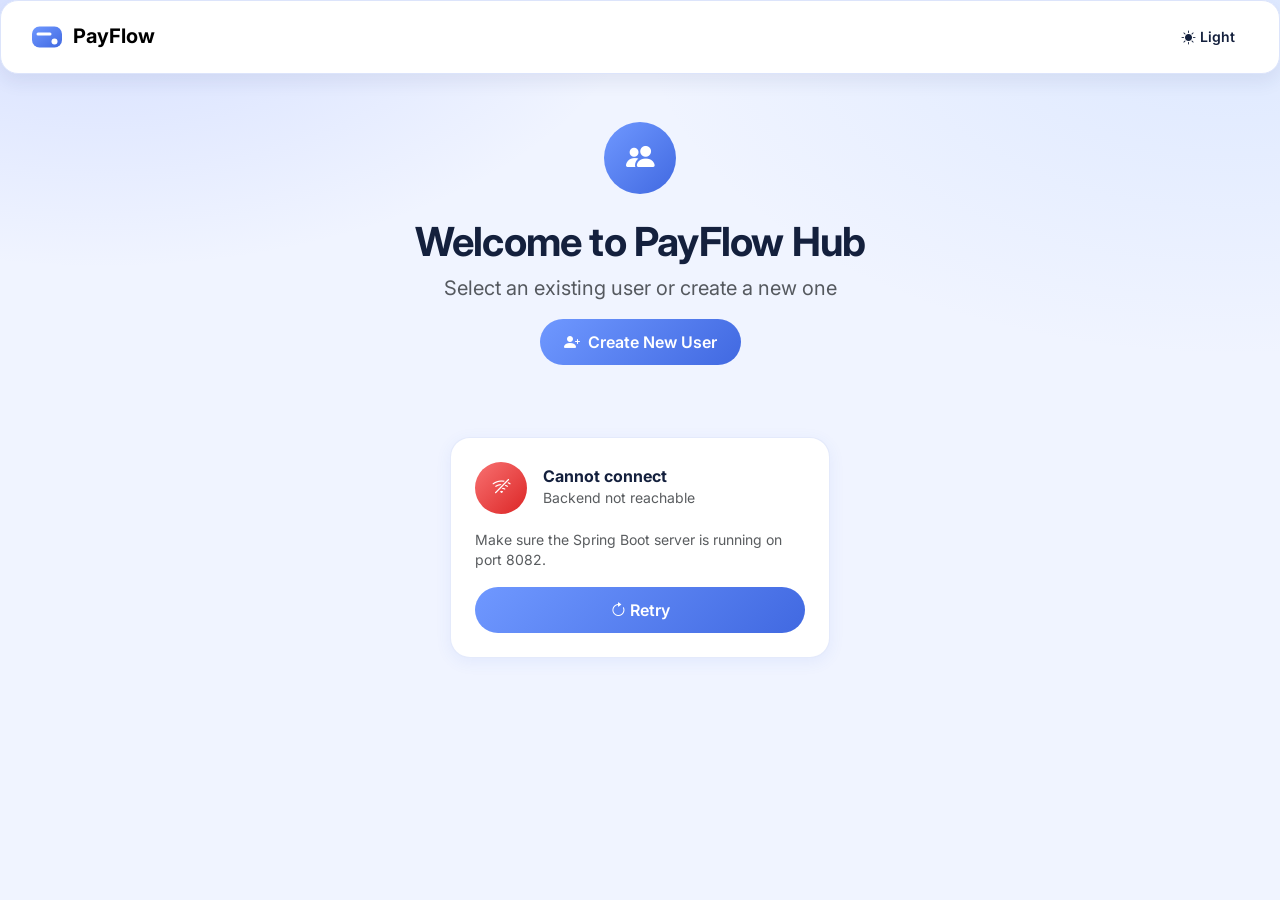
<file: frontend/index.html>
<!DOCTYPE html>
<html lang="en" data-bs-theme="light">
<head>
  <meta charset="UTF-8">
  <meta name="viewport" content="width=device-width, initial-scale=1.0">
  <title>PayFlow – Welcome</title>
  <link href="https://fonts.googleapis.com/css2?family=Inter:wght@400;500;600;700&display=swap" rel="stylesheet">
  <link href="https://cdn.jsdelivr.net/npm/bootstrap@5.3.3/dist/css/bootstrap.min.css" rel="stylesheet">
  <link href="https://cdn.jsdelivr.net/npm/bootstrap-icons@1.11.3/font/bootstrap-icons.min.css" rel="stylesheet">
  <link rel="stylesheet" href="styles.css">
</head>
<body>
  <nav class="navbar pf-navbar px-3">
    <div class="container-fluid">
      <a class="navbar-brand d-flex align-items-center gap-2 text-decoration-none" href="#">
        <svg viewBox="0 0 48 48" width="36" height="36">
          <defs><linearGradient id="lg1" x1="0" y1="0" x2="1" y2="1"><stop offset="0%" stop-color="#6f98ff"/><stop offset="100%" stop-color="#4169e1"/></linearGradient></defs>
          <rect x="4" y="10" width="40" height="28" rx="10" fill="url(#lg1)"/>
          <rect x="10" y="18" width="20" height="4" rx="2" fill="white"/>
          <circle cx="34" cy="30" r="4" fill="white"/>
        </svg>
        <span class="fw-bold fs-5">PayFlow <span class="text-primary"></span></span>
      </a>
      <button class="btn btn-sm btn-outline-secondary rounded-pill px-3" id="themeToggle" type="button">
        <i class="bi bi-sun-fill me-1" id="themeIcon"></i><span id="themeLabel">Light</span>
      </button>
    </div>
  </nav>

  <main class="container py-5">

    <!-- ── STEP 1: User Selection ── -->
    <div id="stepUser">
      <div class="row justify-content-center mb-4 pf-in">
        <div class="col-lg-6 text-center">
          <div class="pf-avatar mx-auto mb-4" style="width:72px;height:72px;font-size:1.8rem;"><i class="bi bi-people-fill"></i></div>
          <h1 class="fw-bold display-6 mb-2">Welcome to PayFlow Hub</h1>
          <p class="text-muted fs-5">Select an existing user or create a new one</p>
          <button class="btn btn-pf rounded-pill px-4 mt-3" data-bs-toggle="modal" data-bs-target="#createUserModal">
            <i class="bi bi-person-plus-fill me-2"></i>Create New User
          </button>
        </div>
      </div>

      <div id="loadingState" class="text-center py-5 pf-in">
        <div class="spinner-border text-primary mb-3" role="status"></div>
        <p class="text-muted">Loading users…</p>
      </div>

      <div class="row g-4 justify-content-center d-none" id="usersGrid"></div>

      <div id="errorState" class="text-center py-5 d-none pf-in">
        <div class="pf-card p-4 d-inline-block text-start" style="max-width:380px">
          <div class="d-flex align-items-center gap-3 mb-3">
            <div class="pf-avatar" style="background:linear-gradient(135deg,#f87171,#dc2626)"><i class="bi bi-wifi-off"></i></div>
            <div><h6 class="fw-bold mb-0">Cannot connect</h6><small class="text-muted">Backend not reachable</small></div>
          </div>
          <p class="text-muted small mb-3">Make sure the Spring Boot server is running on port 8082.</p>
          <button class="btn btn-pf btn w-100 rounded-pill" onclick="loadUsers()">
            <i class="bi bi-arrow-clockwise me-1"></i>Retry
          </button>
        </div>
      </div>

      <div id="emptyState" class="text-center py-5 d-none pf-in">
        <i class="bi bi-people display-2 text-muted mb-3 d-block"></i>
        <h5 class="text-muted">No users found</h5>
        <p class="text-muted small">Start by creating your first user and account.</p>
        <div class="d-flex flex-column flex-sm-row justify-content-center gap-2 mt-2">
          <button class="btn btn-pf rounded-pill px-4" data-bs-toggle="modal" data-bs-target="#createUserModal">
            <i class="bi bi-person-plus-fill me-1"></i>Create New User
          </button>
          <button class="btn btn-outline-primary rounded-pill" onclick="loadUsers()">
            <i class="bi bi-arrow-clockwise me-1"></i>Refresh
          </button>
        </div>
      </div>
    </div>

    <!-- ── STEP 2: Account Selection for chosen user ── -->
    <div id="stepAccount" class="d-none">
      <div class="row justify-content-center mb-4 pf-in">
        <div class="col-lg-8 text-center">
          <button class="btn btn-outline-secondary btn-sm rounded-pill mb-3" onclick="backToUsers()">
            <i class="bi bi-arrow-left me-1"></i>Back to Users
          </button>
          <div class="pf-avatar mx-auto mb-3" id="userAvatarStep2" style="width:60px;height:60px;font-size:1.4rem;"></div>
          <h2 class="fw-bold mb-1" id="userNameStep2"></h2>
          <p class="text-muted mb-3" id="userEmailStep2"></p>
          <button class="btn btn-pf rounded-pill px-4" data-bs-toggle="modal" data-bs-target="#createAccountModal">
            <i class="bi bi-plus-circle me-2"></i>Create New Account
          </button>
        </div>
      </div>

      <div id="accountsLoadingState" class="text-center py-4 d-none">
        <div class="spinner-border text-primary" role="status"></div>
      </div>

      <div class="row g-4 justify-content-center d-none" id="accountsGrid"></div>

      <div id="accountsEmptyState" class="text-center py-5 d-none pf-in">
        <i class="bi bi-bank display-2 text-muted mb-3 d-block"></i>
        <h5 class="text-muted">No accounts for this user</h5>
        <p class="text-muted small">Create a new account to get started.</p>
      </div>
    </div>

  </main>

  <!-- ── Create New User Modal ── -->
  <div class="modal fade pf-modal" id="createUserModal" tabindex="-1" aria-hidden="true">
    <div class="modal-dialog modal-dialog-centered">
      <div class="modal-content border-0">
        <div class="modal-header border-0 pb-0">
          <div>
            <h5 class="modal-title fw-bold mb-1">Create New User</h5>
            <p class="text-muted small mb-0">Set up a user and create the first account in one step.</p>
          </div>
          <button type="button" class="btn-close" data-bs-dismiss="modal"></button>
        </div>
        <div class="modal-body pt-3">
          <div id="createUserAlertArea"></div>
          <form id="createUserForm" novalidate>
            <div class="mb-3">
              <label class="form-label fw-semibold small">Full name</label>
              <input type="text" class="form-control" id="newUserFullName" placeholder="Enter full name" required>
            </div>
            <div class="mb-3">
              <label class="form-label fw-semibold small">Email</label>
              <input type="email" class="form-control" id="newUserEmail" placeholder="name@example.com" required>
            </div>
            <div class="mb-3">
              <label class="form-label fw-semibold small">Phone Number</label>
              <input type="tel" class="form-control" id="newUserPhone" placeholder="10-15 digits">
            </div>
            <div class="row g-2 mb-3">
              <div class="col-sm-6">
                <label class="form-label fw-semibold small">Default currency</label>
                <select class="form-select" id="newUserCurrency">
                  <option value="USD">USD</option>
                  <option value="INR">INR</option>
                </select>
              </div>
              <div class="col-sm-6">
                <label class="form-label fw-semibold small">Opening balance</label>
                <input type="number" class="form-control" id="newUserBalance" min="0" step="0.01" value="0.00">
              </div>
            </div>
            <div class="mb-3">
              <label class="form-label fw-semibold small">Daily Transaction Limit</label>
              <input type="number" class="form-control" id="newUserDailyLimit" min="1" step="0.01" value="5000.00">
            </div>
            <div class="mb-3">
              <label class="form-label fw-semibold small">Account name</label>
              <input type="text" class="form-control" id="newUserAccountType" placeholder="Checking Account" value="Checking Account">
            </div>
            <div class="mb-1">
              <label class="form-label fw-semibold small">Bank name</label>
              <input type="text" class="form-control" id="newUserBankName" placeholder="PayFlow Bank" value="PayFlow Bank">
            </div>
          </form>
        </div>
        <div class="modal-footer border-0 pt-0">
          <button type="button" class="btn btn-light rounded-pill px-4" data-bs-dismiss="modal">Cancel</button>
          <button type="button" class="btn btn-pf rounded-pill px-4" id="createUserBtn">
            <i class="bi bi-person-plus-fill me-1"></i>Create User
          </button>
        </div>
      </div>
    </div>
  </div>

  <!-- ── Create New Account Modal (for existing user) ── -->
  <div class="modal fade pf-modal" id="createAccountModal" tabindex="-1" aria-hidden="true">
    <div class="modal-dialog modal-dialog-centered">
      <div class="modal-content border-0">
        <div class="modal-header border-0 pb-0">
          <h5 class="modal-title fw-bold">Create New Account</h5>
          <button type="button" class="btn-close" data-bs-dismiss="modal"></button>
        </div>
        <div class="modal-body pt-3">
          <div id="createAccountAlertArea"></div>
          <div class="mb-3">
            <label class="form-label fw-semibold small">Account Type / Name</label>
            <input type="text" class="form-control" id="newAccountType" placeholder="e.g. Savings Account" value="Savings Account">
          </div>
          <div class="row g-2 mb-3">
            <div class="col-sm-6">
              <label class="form-label fw-semibold small">Currency</label>
              <select class="form-select" id="newAccountCurrency">
                <option value="INR">INR</option>
                <option value="USD">USD</option>
              </select>
            </div>
            <div class="col-sm-6">
              <label class="form-label fw-semibold small">Opening Balance</label>
              <input type="number" class="form-control" id="newAccountBalance" min="0" step="0.01" value="0.00">
            </div>
          </div>
          <div class="mb-3">
            <label class="form-label fw-semibold small">Bank Name</label>
            <input type="text" class="form-control" id="newAccountBankName" placeholder="PayFlow Bank" value="PayFlow Bank">
          </div>
          <div class="mb-1">
            <label class="form-label fw-semibold small">Account Status</label>
            <select class="form-select" id="newAccountStatus">
              <option value="ACTIVE">ACTIVE</option>
              <option value="INACTIVE">INACTIVE</option>
            </select>
          </div>
        </div>
        <div class="modal-footer border-0 pt-0">
          <button type="button" class="btn btn-light rounded-pill px-4" data-bs-dismiss="modal">Cancel</button>
          <button type="button" class="btn btn-pf rounded-pill px-4" id="createAccountBtn">
            <i class="bi bi-plus-circle me-1"></i>Create Account
          </button>
        </div>
      </div>
    </div>
  </div>

  <script src="https://cdn.jsdelivr.net/npm/bootstrap@5.3.3/dist/js/bootstrap.bundle.min.js"></script>
  <script src="landing.js"></script>
</body>
</html>
</file>
<file: frontend/styles.css>
/* ============================================================
   PayFlow Hub – Custom Styles (Bootstrap 5.3 Extension)
   ============================================================ */

/* ======= Custom properties ======= */
:root {
  --pf-primary:       #4169e1;
  --pf-primary-hover: #3558cc;
  --pf-gradient:      linear-gradient(135deg, #6f98ff 0%, #4169e1 100%);
  --pf-green-grad:    linear-gradient(135deg, #34d399 0%, #059669 100%);
  --pf-shadow:        0 8px 28px rgba(65, 105, 225, 0.14);
  --pf-shadow-hover:  0 18px 48px rgba(65, 105, 225, 0.24);
  --pf-shadow-card:   0 4px 16px rgba(65, 105, 225, 0.08);
  --pf-radius:        20px;
  --pf-radius-md:     14px;
  --pf-transition:    0.22s ease;
}
[data-bs-theme="light"] {
  --pf-bg:          #f0f4ff;
  --pf-surface:     #ffffff;
  --pf-surface-2:   #f4f7ff;
  --pf-border:      rgba(65, 105, 225, 0.14);
  --pf-text-subtle: #5e6f91;
  --bs-body-bg:     #f0f4ff;
}
[data-bs-theme="dark"] {
  --pf-bg:          #070e1f;
  --pf-surface:     #0f1d38;
  --pf-surface-2:   #162a50;
  --pf-border:      rgba(65, 105, 225, 0.28);
  --pf-text-subtle: #8ca4ce;
  --bs-body-bg:     #070e1f;
  --bs-body-color:  #d4def5;
}
body {
  background-color: var(--pf-bg) !important;
  font-family: 'Inter', system-ui, 'Segoe UI', Roboto, Arial, sans-serif;
  transition: background-color 0.35s ease, color 0.3s ease;
  min-height: 100vh;
}
.pf-navbar {
  background: var(--pf-surface) !important;
  border-bottom: 1px solid var(--pf-border);
  box-shadow: 0 2px 16px rgba(65,105,225,.10);
  backdrop-filter: blur(12px);
}
[data-bs-theme="dark"] .pf-navbar { background: rgba(10,20,45,.96) !important; }
.pf-card {
  background-color: var(--pf-surface) !important;
  border: 1px solid var(--pf-border) !important;
  border-radius: var(--pf-radius) !important;
  box-shadow: var(--pf-shadow-card);
  transition: transform var(--pf-transition), box-shadow var(--pf-transition), background-color .3s, border-color .3s;
}
.pf-card:hover { transform: translateY(-3px); box-shadow: var(--pf-shadow); }
.pf-card-clickable { cursor: pointer; }
.pf-card-clickable:hover { box-shadow: var(--pf-shadow-hover); }
.pf-balance-card { background: var(--pf-gradient) !important; border-color: transparent !important; color: #fff !important; }
.pf-balance-card * { color: inherit !important; }
.pf-stat { border-left: 4px solid var(--pf-primary) !important; }
.pf-avatar {
  width: 52px; height: 52px; border-radius: 50%; background: var(--pf-gradient);
  color: #fff; font-weight: 700; font-size: 1.2rem; display: flex;
  align-items: center; justify-content: center; flex-shrink: 0; user-select: none;
}
.pf-avatar-sm {
  width: 34px; height: 34px; border-radius: 50%; background: var(--pf-gradient);
  color: #fff; font-weight: 700; font-size: .82rem; display: flex;
  align-items: center; justify-content: center; flex-shrink: 0; user-select: none;
}
.pf-action-icon {
  width: 74px; height: 74px; border-radius: 50%; background: rgba(65,105,225,.10);
  color: var(--pf-primary); font-size: 2rem; display: flex; align-items: center;
  justify-content: center; margin: 0 auto 1.2rem; transition: all .3s ease;
}
.pf-card-clickable:hover .pf-action-icon { background: var(--pf-gradient); color: #fff; transform: scale(1.1); }
.pf-action-icon.green { background: rgba(5,150,105,.12); color: #059669; }
.pf-card-clickable:hover .pf-action-icon.green { background: var(--pf-green-grad); color: #fff; }
.pf-table thead th {
  font-size: .74rem; text-transform: uppercase; letter-spacing: .08em; font-weight: 600;
  color: var(--pf-text-subtle); border-bottom: 2px solid var(--pf-border); padding: .75rem .75rem;
}
.pf-table tbody tr { cursor: pointer; transition: background var(--pf-transition); border-bottom: 1px solid var(--pf-border); }
.pf-table tbody tr:hover { background: rgba(65,105,225,.05); }
.pf-table tbody tr:last-child { border-bottom: none; }
.badge-created   { background-color:#6b7280!important; }
.badge-validated { background-color:#0891b2!important; }
.badge-sent      { background-color:#b45309!important; }
.badge-completed, .badge-success { background-color:#047857!important; }
.badge-failed    { background-color:#b91c1c!important; }
.badge-cancelled { background-color:#7f1d1d!important; }
.badge-initiated { background-color:#5b21b6!important; }
.btn-pf {
  background: var(--pf-gradient); color: #fff !important; border: none;
  font-weight: 600; border-radius: 12px; transition: all var(--pf-transition);
}
.btn-pf:hover { filter: brightness(1.08); transform: translateY(-1px); box-shadow: 0 8px 24px rgba(65,105,225,.35); }
.btn-pf:disabled { opacity:.65; transform:none; }
.pf-progress { height: 8px; border-radius: 99px; overflow: hidden; background: rgba(65,105,225,.12); }
[data-bs-theme="dark"] .pf-progress { background: rgba(65,105,225,.22); }
.pf-modal .modal-content {
  border-radius: var(--pf-radius) !important; border: 1px solid var(--pf-border) !important;
  background: var(--pf-surface) !important; box-shadow: 0 24px 64px rgba(0,0,0,.22);
}
.pf-ticket-dialog {
  width: min(92vw, 680px);
  max-width: 680px;
}
.pf-ticket-dialog .modal-content {
  max-height: 82vh;
}
.pf-ticket-dialog .modal-body {
  overflow-y: auto;
}
.campaign-card { cursor: pointer; transition: border-color .2s, box-shadow .2s, transform .2s; }
.campaign-card:hover { border-color: var(--pf-primary) !important; box-shadow: 0 0 0 2px rgba(65,105,225,.22); transform: translateY(-2px); }
.campaign-card.selected { border-color: var(--pf-primary) !important; box-shadow: 0 0 0 3px rgba(65,105,225,.3); }
.pf-surface-2 { background: var(--pf-surface-2) !important; border-radius: var(--pf-radius-md); }
.campaign-bucket-card { overflow: hidden; }
.campaign-bucket-wrap { display: flex; flex-direction: column; align-items: center; }
.campaign-bucket {
  width: 84px;
  height: 110px;
  border: 3px solid #7aa2ff;
  border-top: 8px solid #7aa2ff;
  border-radius: 12px 12px 18px 18px;
  position: relative;
  background: linear-gradient(180deg, rgba(122,162,255,.08) 0%, rgba(122,162,255,.02) 100%);
  overflow: hidden;
}
.campaign-bucket-fill {
  position: absolute;
  left: 0;
  bottom: 0;
  width: 100%;
  background: linear-gradient(180deg, #77f0be 0%, #19b76f 100%);
  transition: height .9s ease;
  animation: bucketPulse 1.15s ease;
}
.campaign-completed .campaign-bucket-fill {
  background: linear-gradient(180deg, #8be0ff 0%, #2ca9df 100%);
}
@keyframes bucketPulse {
  0% { filter: brightness(1.35); }
  100% { filter: brightness(1); }
}
[data-bs-theme="dark"] .dropdown-menu { background-color: var(--pf-surface-2) !important; border-color: var(--pf-border) !important; }
[data-bs-theme="dark"] .dropdown-item:hover { background-color: rgba(65,105,225,.12) !important; }
[data-bs-theme="dark"] .dropdown-divider { border-color: var(--pf-border) !important; }
[data-bs-theme="dark"] .modal-content { background-color: var(--pf-surface) !important; border-color: var(--pf-border) !important; }
[data-bs-theme="dark"] .form-control, [data-bs-theme="dark"] .form-select {
  background-color: var(--pf-surface-2) !important; border-color: var(--pf-border) !important; color: var(--bs-body-color) !important;
}
[data-bs-theme="dark"] .nav-link {
  color: #cfe0ff !important;
}
[data-bs-theme="dark"] .nav-link.active,
[data-bs-theme="dark"] .nav-link:hover {
  color: #ffffff !important;
}
[data-bs-theme="dark"] .btn-link,
[data-bs-theme="dark"] .btn-link:focus,
[data-bs-theme="dark"] .btn-link:hover {
  color: #8fc1ff !important;
}
[data-bs-theme="dark"] .btn-outline-primary,
[data-bs-theme="dark"] .btn-outline-secondary,
[data-bs-theme="dark"] .btn-outline-danger,
[data-bs-theme="dark"] .btn-outline-warning,
[data-bs-theme="dark"] .btn-outline-info {
  color: #d9e7ff !important;
  border-color: #6f98ff !important;
}
[data-bs-theme="dark"] .btn-outline-primary:hover,
[data-bs-theme="dark"] .btn-outline-secondary:hover,
[data-bs-theme="dark"] .btn-outline-danger:hover,
[data-bs-theme="dark"] .btn-outline-warning:hover,
[data-bs-theme="dark"] .btn-outline-info:hover {
  background-color: #3558cc !important;
  color: #ffffff !important;
}
[data-bs-theme="dark"] .text-primary {
  color: #9dc0ff !important;
}
[data-bs-theme="dark"] .text-muted {
  color: #b5c8ea !important;
}
.pf-timeline-dot { width:10px; height:10px; border-radius:50%; background:var(--pf-primary); flex-shrink:0; margin-top:4px; }
.daily-limit-pie {
  width: 140px;
  height: 140px;
  border-radius: 50%;
  border: 1px solid var(--pf-border);
  background: conic-gradient(#4169e1 0deg, #4169e1 0deg, #dbe6ff 0deg, #dbe6ff 360deg);
}
@keyframes pf-in {
  from { opacity:0; transform:translateY(14px); }
  to   { opacity:1; transform:translateY(0); }
}
.pf-in { animation: pf-in .4s ease both; }
@media (max-width:576px) {
  .pf-avatar { width:44px; height:44px; font-size:1rem; }
  .pf-action-icon { width:60px; height:60px; font-size:1.6rem; }
  .pf-card { border-radius:16px !important; }
}

/* -------- LEGACY vars kept for backward compat -------- */
:root {
    --bg: #f8f7f0;
    --bg-soft: #eef3ff;
    --surface: #ffffff;
    --surface-2: #f6f8ff;
    --text: #14203d;
    --text-subtle: #5f6a85;
    --border: #dce4fb;
    --accent: #4169e1;
    --accent-2: #5f86ff;
    --accent-grad: linear-gradient(135deg, #6f98ff 0%, #4169e1 100%);
    --ok: #2f9d6d;
    --warn: #c1832f;
    --danger: #d64f65;
    --shadow-md: 0 16px 34px rgba(34, 53, 108, 0.12);
    --shadow-sm: 0 8px 18px rgba(34, 53, 108, 0.08);
    --radius-xl: 22px;
    --radius-lg: 16px;
    --radius-md: 12px;
}

body[data-theme="dark"] {
    --bg: #091126;
    --bg-soft: #0f1a38;
    --surface: #152344;
    --surface-2: #1b2d54;
    --text: #e9efff;
    --text-subtle: #a9b8dd;
    --border: #2c3f6d;
    --accent: #5f86ff;
    --accent-2: #82a2ff;
    --accent-grad: linear-gradient(135deg, #5f86ff 0%, #4169e1 100%);
    --ok: #53d29c;
    --warn: #f0be75;
    --danger: #ff8798;
    --shadow-md: 0 16px 40px rgba(0, 0, 0, 0.35);
    --shadow-sm: 0 8px 20px rgba(0, 0, 0, 0.25);
}

* {
    box-sizing: border-box;
}

html,
body {
    margin: 0;
    padding: 0;
    min-height: 100%;
}

body {
    font-family: "Inter", "Segoe UI", Roboto, Arial, sans-serif;
    color: var(--text);
    background: radial-gradient(900px 520px at 8% -6%, rgba(101, 136, 255, 0.22), transparent 62%),
        radial-gradient(900px 540px at 96% 0%, rgba(119, 168, 255, 0.16), transparent 66%),
        var(--bg);
    line-height: 1.45;
    opacity: 0;
    transform: translateY(8px);
    transition: background 0.35s ease, color 0.35s ease, opacity 0.45s ease, transform 0.45s ease;
}

body.is-loaded {
    opacity: 1;
    transform: translateY(0);
}

/* Full-page vertical scrolling across all screens/pages */
html {
    height: 100%;
    overflow-y: auto;
    scroll-behavior: smooth;
}

body {
    min-height: 100%;
    overflow-y: auto;
}

.container {
    width: min(1180px, 92vw);
    margin: 0 auto;
}

.card,
.glass {
    background: var(--surface);
    border: 1px solid var(--border);
    border-radius: var(--radius-xl);
    box-shadow: var(--shadow-sm);
    transition: transform 0.2s ease, box-shadow 0.25s ease, background 0.3s ease, border-color 0.3s ease;
}

.card:hover {
    transform: translateY(-2px);
    box-shadow: var(--shadow-md);
}

.site-header {
    position: sticky;
    top: 0;
    z-index: 60;
    padding-top: 1rem;
}

.navbar {
    display: flex;
    align-items: center;
    justify-content: space-between;
    gap: 1rem;
    padding: 0.8rem 1rem;
    border-radius: 18px;
    border: 1px solid var(--border);
    background: color-mix(in srgb, var(--surface) 86%, transparent);
    backdrop-filter: blur(14px);
    box-shadow: var(--shadow-sm);
}

.site-header.scrolled .navbar {
    box-shadow: var(--shadow-md);
}

.brand {
    display: flex;
    align-items: center;
    gap: 0.7rem;
    text-decoration: none;
    color: var(--text);
}

.brand-logo {
    width: 42px;
    height: 42px;
    display: inline-grid;
    place-items: center;
    border-radius: 13px;
    background: var(--surface-2);
}

.brand-logo svg {
    width: 34px;
    height: 34px;
}

.brand-text {
    font-weight: 600;
    letter-spacing: -0.01em;
}

.brand-text strong {
    color: var(--accent);
}

.nav-links {
    list-style: none;
    display: flex;
    gap: 0.5rem;
    margin: 0;
    padding: 0;
}

.nav-links a {
    color: var(--text-subtle);
    text-decoration: none;
    font-size: 0.9rem;
    border-radius: 10px;
    padding: 0.45rem 0.7rem;
    transition: color 0.2s ease, background 0.2s ease;
}

.nav-links a:hover,
.nav-links a:focus-visible {
    color: var(--accent);
    background: var(--surface-2);
}

.header-actions {
    display: flex;
    align-items: center;
    gap: 0.6rem;
}

.theme-toggle {
    border: 1px solid var(--border);
    background: var(--surface);
    color: var(--text);
    border-radius: 999px;
    padding: 0.34rem 0.6rem 0.34rem 0.38rem;
    display: inline-flex;
    align-items: center;
    gap: 0.55rem;
    cursor: pointer;
    transition: transform 0.2s ease, box-shadow 0.25s ease;
}

.theme-toggle:hover {
    transform: translateY(-1px);
    box-shadow: var(--shadow-sm);
}

.theme-toggle-track {
    width: 42px;
    height: 22px;
    border-radius: 999px;
    background: var(--surface-2);
    border: 1px solid var(--border);
    position: relative;
    display: inline-flex;
    align-items: center;
    padding: 0 2px;
}

.theme-toggle-thumb {
    width: 16px;
    height: 16px;
    border-radius: 50%;
    background: var(--accent);
    transform: translateX(0);
    transition: transform 0.25s ease;
}

body[data-theme="dark"] .theme-toggle-thumb {
    transform: translateX(20px);
}

.theme-toggle-label {
    font-size: 0.78rem;
    color: var(--text-subtle);
}

.profile {
    position: relative;
}

.profile-trigger {
    border: 1px solid var(--border);
    background: var(--surface);
    color: var(--text);
    border-radius: 999px;
    padding: 0.3rem 0.55rem 0.3rem 0.32rem;
    display: inline-flex;
    align-items: center;
    gap: 0.5rem;
    cursor: pointer;
}

.avatar {
    width: 30px;
    height: 30px;
    border-radius: 50%;
    display: inline-grid;
    place-items: center;
    font-size: 0.75rem;
    color: #fff;
    background: var(--accent-grad);
}

.profile-meta {
    display: grid;
    text-align: left;
    line-height: 1.2;
}

.profile-meta strong {
    font-size: 0.8rem;
}

.profile-meta small {
    font-size: 0.68rem;
    color: var(--text-subtle);
}

.profile-caret {
    font-size: 0.66rem;
    color: var(--text-subtle);
}

.profile-dropdown {
    position: absolute;
    right: 0;
    top: calc(100% + 0.5rem);
    min-width: 180px;
    background: var(--surface);
    border: 1px solid var(--border);
    border-radius: var(--radius-md);
    box-shadow: var(--shadow-md);
    padding: 0.35rem;
    display: grid;
    gap: 0.2rem;
}

.profile-dropdown button {
    text-align: left;
    border: 0;
    border-radius: 10px;
    padding: 0.55rem 0.6rem;
    font: inherit;
    color: var(--text);
    background: transparent;
    cursor: pointer;
}

.profile-dropdown button:hover {
    background: var(--surface-2);
}

.nav-toggle {
    display: none;
    width: 42px;
    height: 42px;
    border: 1px solid var(--border);
    border-radius: 11px;
    background: var(--surface);
}

.nav-toggle span {
    display: block;
    width: 20px;
    height: 2px;
    border-radius: 2px;
    background: var(--text);
    margin: 4px auto;
}

.btn {
    appearance: none;
    border: 0;
    border-radius: var(--radius-md);
    padding: 0.7rem 1rem;
    color: var(--text);
    font-weight: 600;
    text-decoration: none;
    cursor: pointer;
    transition: transform 0.2s ease, box-shadow 0.25s ease, background 0.2s ease;
}

.btn:hover {
    transform: translateY(-1px);
}

.btn-primary {
    color: #fff;
    background: var(--accent-grad);
    box-shadow: 0 10px 24px rgba(65, 105, 225, 0.3);
}

.btn-ghost {
    background: var(--surface-2);
    border: 1px solid var(--border);
}

.btn-soft {
    background: var(--surface-2);
    border: 1px solid var(--border);
    text-align: center;
}

.btn-soft:hover {
    color: var(--accent);
}

main {
    padding-bottom: 2.4rem;
}

.hero {
    padding: 2.8rem 0 1.2rem;
    display: grid;
    grid-template-columns: 1.05fr 0.95fr;
    gap: 1rem;
    align-items: start;
}

.hero-content,
.hero-form {
    padding: 1.2rem;
}

.eyebrow {
    margin: 0 0 0.7rem;
    color: var(--accent);
    text-transform: uppercase;
    letter-spacing: 0.12em;
    font-size: 0.73rem;
    font-weight: 700;
}

h1,
h2,
h3,
h4,
p {
    margin: 0;
}

h1 {
    font-size: clamp(1.85rem, 3vw, 2.6rem);
    line-height: 1.15;
    letter-spacing: -0.02em;
}

.hero-text {
    margin-top: 0.9rem;
    color: var(--text-subtle);
    max-width: 60ch;
}

.hero-metrics {
    margin-top: 1.2rem;
    display: grid;
    grid-template-columns: repeat(3, minmax(100px, 1fr));
    gap: 0.7rem;
}

.metric-box {
    background: var(--surface-2);
    border: 1px solid var(--border);
    border-radius: 14px;
    padding: 0.7rem;
}

.metric-label {
    color: var(--text-subtle);
    font-size: 0.8rem;
}

.metric-value {
    margin-top: 0.2rem;
    font-size: 1.35rem;
    font-weight: 700;
}

.insight-grid {
    margin-top: 0.9rem;
    display: grid;
    grid-template-columns: repeat(2, minmax(140px, 1fr));
    gap: 0.7rem;
}

.insight-card {
    padding: 0.7rem;
    border-radius: 14px;
    box-shadow: none;
}

.insight-card p {
    color: var(--text-subtle);
    font-size: 0.8rem;
}

.insight-card h3 {
    margin-top: 0.22rem;
    font-size: 1.2rem;
}

.panel-head {
    display: flex;
    align-items: baseline;
    justify-content: space-between;
    gap: 0.8rem;
    margin-bottom: 0.85rem;
}

.panel-head small {
    color: var(--text-subtle);
}

.field-grid {
    display: grid;
    gap: 0.8rem;
    margin-bottom: 0.8rem;
}

.segment-control {
    display: inline-grid;
    grid-template-columns: repeat(2, minmax(150px, 1fr));
    gap: 0.2rem;
    background: var(--surface-2);
    border: 1px solid var(--border);
    border-radius: 12px;
    padding: 0.2rem;
    margin-bottom: 0.8rem;
}

.segment-btn {
    border: 0;
    background: transparent;
    color: var(--text-subtle);
    border-radius: 10px;
    padding: 0.58rem 0.72rem;
    font: inherit;
    font-weight: 600;
    cursor: pointer;
}

.segment-btn.active {
    color: #fff;
    background: var(--accent-grad);
}

.field-grid.two-col {
    grid-template-columns: repeat(2, minmax(120px, 1fr));
}

.field-grid.three-col {
    grid-template-columns: repeat(3, minmax(100px, 1fr));
}

.field {
    display: grid;
    gap: 0.35rem;
}

.field span {
    color: var(--text-subtle);
    font-size: 0.8rem;
}

input,
select {
    border: 1px solid var(--border);
    background: var(--surface-2);
    color: var(--text);
    border-radius: 12px;
    padding: 0.72rem 0.84rem;
    font: inherit;
    outline: none;
    transition: border-color 0.2s ease, box-shadow 0.2s ease;
}

input:focus,
select:focus {
    border-color: var(--accent);
    box-shadow: 0 0 0 3px rgba(65, 105, 225, 0.2);
}

.form-actions {
    margin-top: 0.4rem;
    display: flex;
    flex-wrap: wrap;
    gap: 0.7rem;
}

.inline-note {
    margin-top: 0.8rem;
    color: var(--text-subtle);
    font-size: 0.84rem;
}

.section {
    padding: 1.3rem 0;
}

.dashboard-grid {
    display: grid;
    grid-template-columns: 1.05fr 1fr;
    gap: 1rem;
}

.wallet-card,
.quick-actions-card,
.categories-card,
.recent-card {
    padding: 1rem;
}

.wallet-card {
    background: var(--accent-grad);
    color: #fff;
}

.wallet-card .wallet-top {
    display: flex;
    align-items: center;
    justify-content: space-between;
    font-size: 0.86rem;
    opacity: 0.9;
}

.wallet-card h3 {
    margin-top: 1.1rem;
    font-size: 1.3rem;
    letter-spacing: 0.08em;
}

.wallet-balance {
    margin-top: 0.95rem;
    font-size: 1.35rem;
    font-weight: 700;
}

.wallet-footer {
    margin-top: 1.2rem;
    font-size: 0.82rem;
    opacity: 0.92;
}

.quick-actions-grid {
    display: grid;
    grid-template-columns: repeat(2, minmax(120px, 1fr));
    gap: 0.7rem;
}

.stack-list {
    display: grid;
    gap: 0.55rem;
}

.stack-item {
    background: var(--surface-2);
    border: 1px solid var(--border);
    border-radius: 12px;
    padding: 0.6rem;
}

.stack-item p {
    color: var(--text-subtle);
    font-size: 0.8rem;
    margin-top: 0.16rem;
}

.section-heading {
    margin-bottom: 0.9rem;
    display: flex;
    justify-content: space-between;
    align-items: end;
    gap: 1rem;
}

.section-heading h2 {
    font-size: clamp(1.3rem, 2.2vw, 1.9rem);
}

.section-heading p {
    color: var(--text-subtle);
    max-width: 62ch;
}

.toolbar {
    padding: 0.9rem;
    margin-bottom: 0.9rem;
    display: grid;
    grid-template-columns: repeat(auto-fit, minmax(170px, 1fr));
    gap: 0.8rem;
    align-items: end;
}

.table-wrap {
    overflow-x: auto;
    padding: 0.35rem;
}

.payments-table {
    width: 100%;
    border-collapse: collapse;
    min-width: 780px;
}

.payments-table th,
.payments-table td {
    padding: 0.72rem 0.65rem;
    border-bottom: 1px solid var(--border);
    text-align: left;
    font-size: 0.88rem;
}

.payments-table th {
    color: var(--text-subtle);
    font-size: 0.77rem;
    text-transform: uppercase;
    letter-spacing: 0.08em;
}

.payments-table tbody tr {
    cursor: pointer;
    transition: background 0.2s ease;
}

.payments-table tbody tr:hover {
    background: var(--surface-2);
}

.payments-table tbody tr.active-row {
    background: color-mix(in srgb, var(--accent) 15%, var(--surface));
}

.status-chip {
    display: inline-block;
    border-radius: 999px;
    padding: 0.2rem 0.52rem;
    font-size: 0.73rem;
    border: 1px solid var(--border);
    background: var(--surface-2);
}

.status-created,
.status-validated,
.status-sent {
    color: var(--accent);
}

.status-completed,
.status-success {
    color: var(--ok);
    border-color: color-mix(in srgb, var(--ok) 42%, var(--border));
}

.status-failed,
.status-cancelled {
    color: var(--danger);
    border-color: color-mix(in srgb, var(--danger) 42%, var(--border));
}

.details-grid {
    display: grid;
    grid-template-columns: repeat(3, minmax(220px, 1fr));
    gap: 1rem;
}

.panel {
    padding: 1rem;
}

.kv-grid {
    display: grid;
    gap: 0.55rem;
}

.kv-row {
    display: flex;
    justify-content: space-between;
    gap: 0.8rem;
    border-bottom: 1px dashed var(--border);
    padding-bottom: 0.35rem;
}

.kv-row span {
    color: var(--text-subtle);
    font-size: 0.85rem;
}

.kv-row strong {
    font-size: 0.88rem;
}

.timeline {
    list-style: none;
    margin: 0;
    padding: 0;
    display: grid;
    gap: 0.65rem;
}

.timeline li {
    border-left: 2px solid var(--border);
    padding-left: 0.7rem;
}

.timeline small {
    color: var(--text-subtle);
}

.ticket-list,
.list-stack {
    display: grid;
    gap: 0.55rem;
}

.ticket-item,
.list-item {
    border-radius: 12px;
    background: var(--surface-2);
    border: 1px solid var(--border);
    padding: 0.62rem 0.7rem;
}

.ticket-item p,
.list-item p {
    color: var(--text-subtle);
    font-size: 0.82rem;
    margin-top: 0.2rem;
}

.hub-grid {
    display: grid;
    grid-template-columns: repeat(3, minmax(220px, 1fr));
    gap: 1rem;
}

.empty-state {
    margin-top: 0.9rem;
    text-align: center;
    padding: 1.4rem;
}

.empty-state p {
    color: var(--text-subtle);
    margin-top: 0.4rem;
}

.loading-screen {
    position: fixed;
    inset: 0;
    z-index: 999;
    display: grid;
    place-items: center;
    gap: 0.7rem;
    color: var(--text-subtle);
    background: var(--bg);
    transition: opacity 0.45s ease, visibility 0.45s ease;
}

.loading-screen.hidden {
    opacity: 0;
    visibility: hidden;
}

.loader-orb {
    width: 62px;
    height: 62px;
    border-radius: 50%;
    border: 3px solid color-mix(in srgb, var(--accent) 20%, transparent);
    border-top-color: var(--accent);
    animation: spin 1s linear infinite;
}

@keyframes spin {
    to {
        transform: rotate(360deg);
    }
}

.toast-stack {
    position: fixed;
    right: 1rem;
    bottom: 1rem;
    display: grid;
    gap: 0.6rem;
    z-index: 80;
}

.toast {
    min-width: 230px;
    max-width: 340px;
    border-radius: 13px;
    padding: 0.72rem 0.85rem;
    border: 1px solid var(--border);
    background: var(--surface);
    box-shadow: var(--shadow-md);
    animation: toast-in 0.24s ease;
}

.toast p {
    margin-top: 0.2rem;
    color: var(--text-subtle);
    font-size: 0.85rem;
}

.toast.success {
    border-left: 4px solid var(--ok);
}

.toast.warn {
    border-left: 4px solid var(--warn);
}

.toast.error {
    border-left: 4px solid var(--danger);
}

@keyframes toast-in {
    from {
        transform: translateY(14px);
        opacity: 0;
    }
    to {
        transform: translateY(0);
        opacity: 1;
    }
}

.confirm-dialog {
    width: min(420px, 92vw);
    border: 1px solid var(--border);
    border-radius: 16px;
    background: var(--surface);
    color: var(--text);
    box-shadow: var(--shadow-md);
    padding: 1rem;
}

.confirm-dialog::backdrop {
    background: rgba(10, 15, 29, 0.45);
    backdrop-filter: blur(4px);
}

.confirm-dialog p {
    margin: 0.55rem 0 1rem;
    color: var(--text-subtle);
}

.dialog-actions {
    display: flex;
    justify-content: flex-end;
    gap: 0.65rem;
}

[data-reveal] {
    opacity: 0;
    transform: translateY(16px);
    transition: opacity 0.5s ease, transform 0.5s ease;
}

/* Fallback: avoid blank pages if reveal JS is interrupted. */
body.is-loaded [data-reveal] {
    opacity: 1;
    transform: translateY(0);
}

[data-reveal].visible {
    opacity: 1;
    transform: translateY(0);
}

@media (max-width: 1080px) {
    .hero,
    .dashboard-grid,
    .details-grid,
    .hub-grid {
        grid-template-columns: 1fr;
    }

    .toolbar {
        grid-template-columns: 1fr 1fr;
    }

    .toolbar .btn {
        grid-column: 1 / -1;
    }

    .field-grid.three-col,
    .quick-actions-grid,
    .insight-grid {
        grid-template-columns: 1fr;
    }
}

@media (max-width: 860px) {
    .nav-toggle {
        display: inline-grid;
        place-items: center;
    }

    .nav-links {
        position: absolute;
        left: 4vw;
        right: 4vw;
        top: 70px;
        display: none;
        flex-direction: column;
        background: var(--surface);
        border: 1px solid var(--border);
        border-radius: 14px;
        padding: 0.72rem;
        box-shadow: var(--shadow-md);
    }

    .nav-links.open {
        display: flex;
    }

    .header-actions {
        margin-left: auto;
    }

    .profile-meta,
    .theme-toggle-label,
    #refreshAllBtn {
        display: none;
    }

    .profile-trigger {
        padding-right: 0.42rem;
    }

    .hero {
        padding-top: 2.3rem;
    }

    .field-grid.two-col,
    .toolbar,
    .hero-metrics,
    .section-heading {
        grid-template-columns: 1fr;
    }

    .section-heading {
        display: grid;
    }
}

@media (prefers-reduced-motion: reduce) {
    *,
    *::before,
    *::after {
        animation-duration: 0.01ms !important;
        animation-iteration-count: 1 !important;
        transition-duration: 0.01ms !important;
    }
}
</file>
